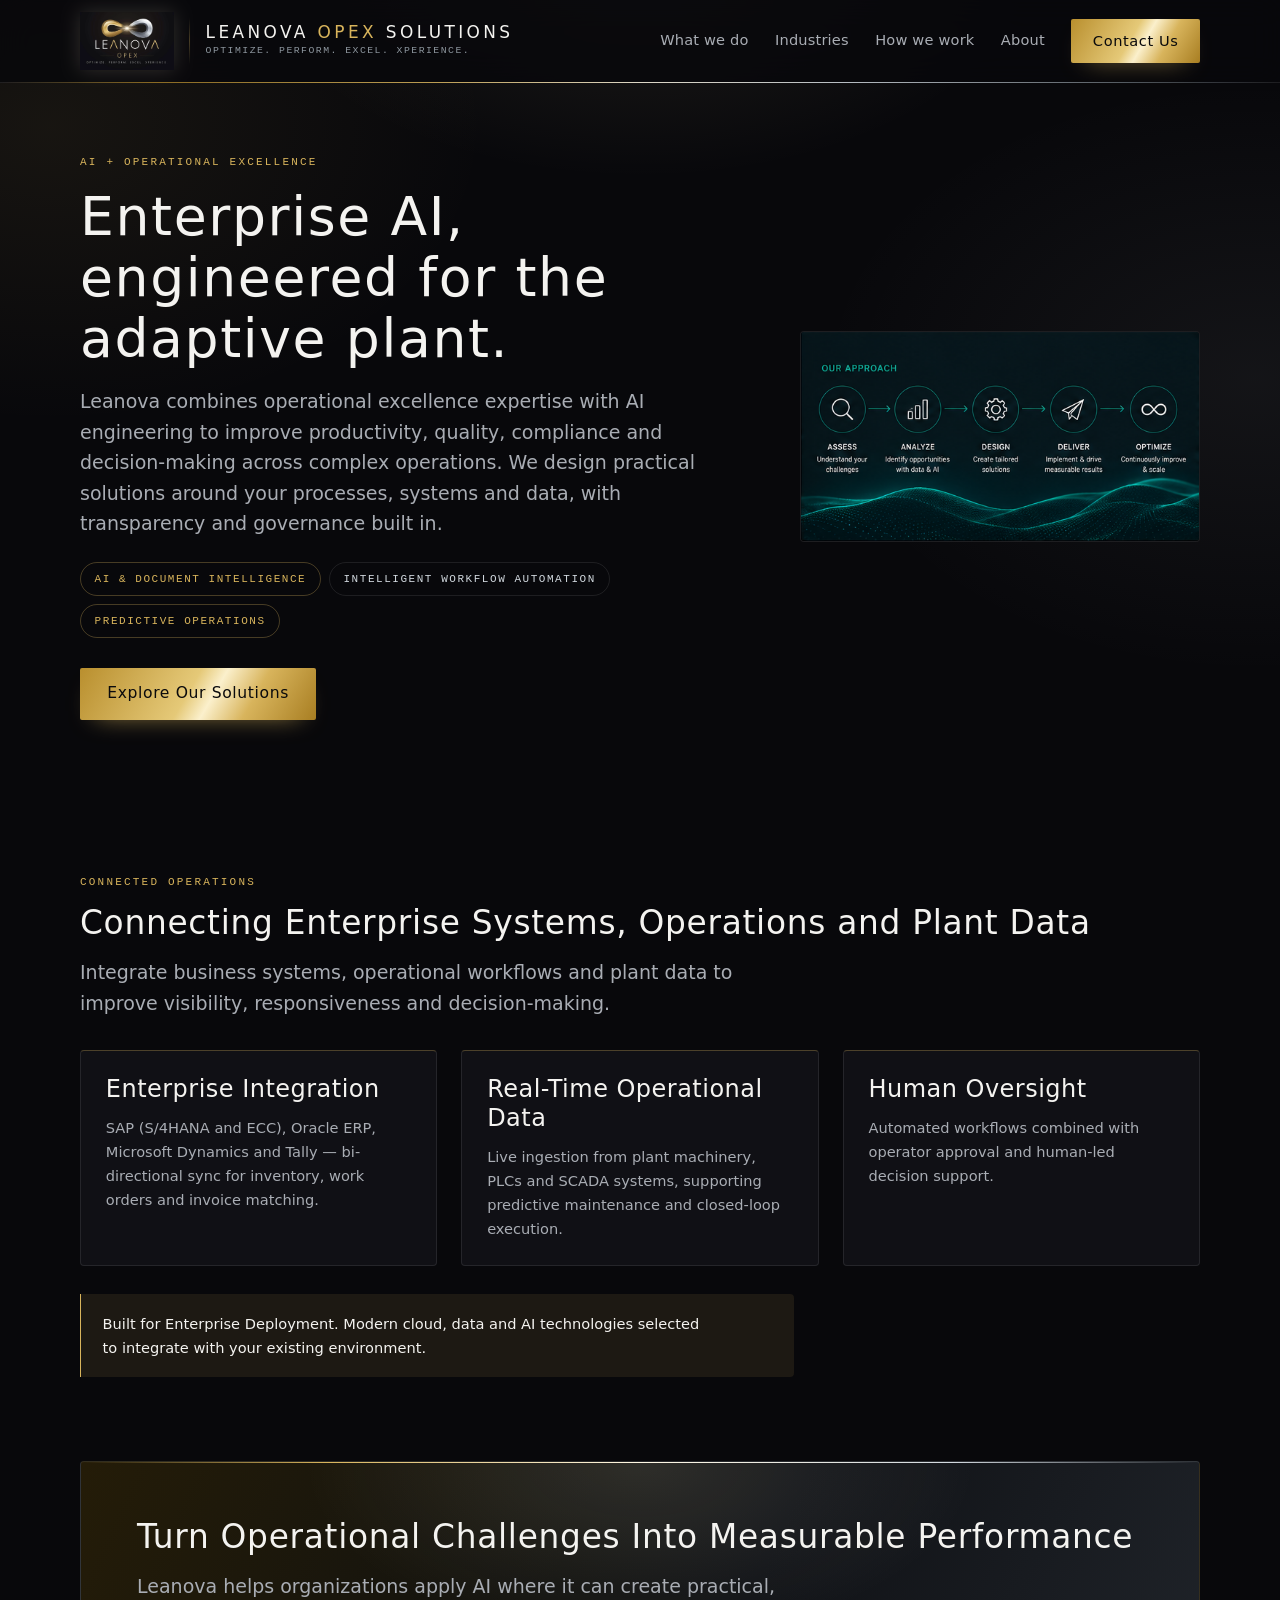
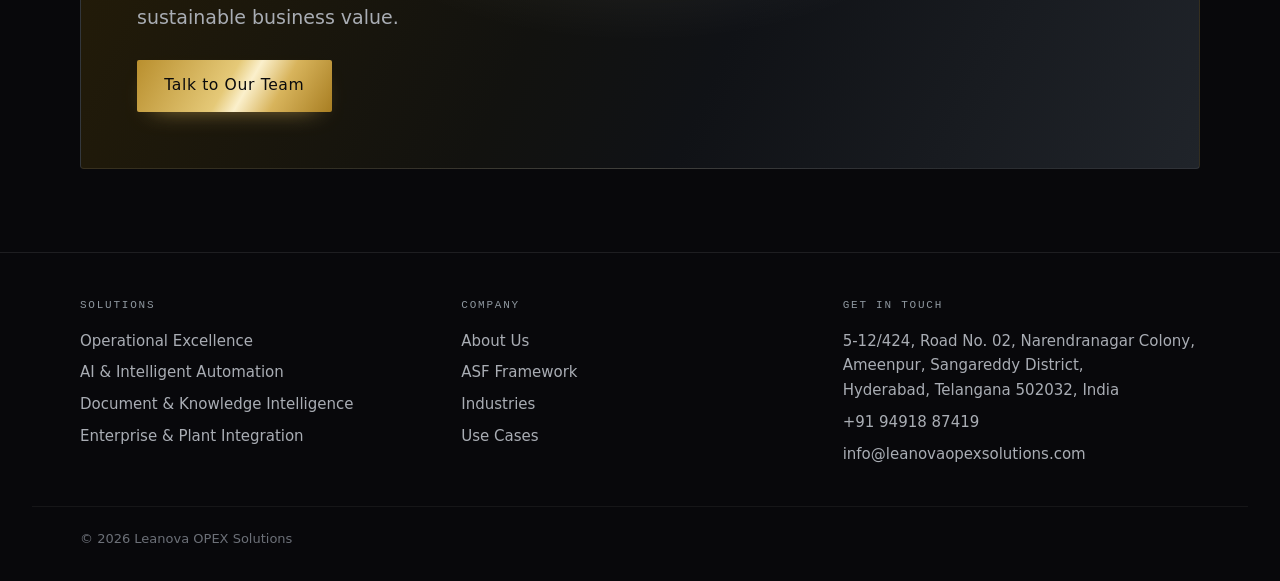
<file: index.html>
<!DOCTYPE html>
<html lang="en">
<head>
<meta charset="utf-8">
<meta name="viewport" content="width=device-width,initial-scale=1">
<title>Leanova OPEX Solutions — Enterprise AI for the adaptive plant</title>
<meta name="description" content="Operational excellence expertise combined with AI engineering for complex operations.">
<link rel="icon" href="assets/favicon.png">
<meta property="og:type" content="website">
<meta property="og:title" content="Leanova OPEX Solutions — Enterprise AI for the adaptive plant">
<meta property="og:description" content="Operational excellence expertise combined with AI engineering for complex operations.">
<meta property="og:image" content="https://leanovaopexsolutions.com/assets/og-image.jpg">
<meta name="twitter:card" content="summary_large_image">
<link rel="stylesheet" href="assets/site.css">
</head>
<body>
<a class="skip" href="#main">Skip to main content</a>

<header class="top">
  <div class="wrap">
    <a class="brand" href="index.html">
      <img class="brand__logo" src="assets/leanova-logo.png" alt="Leanova OPEX Solutions" width="520" height="318">
      <span class="brand__rule" aria-hidden="true"></span>
      <span class="brand__text">
        <span class="brand__name">Leanova <span>OPEX</span> Solutions</span>
        <span class="brand__tag">Optimize. Perform. Excel. Xperience.</span>
      </span>
    </a>
    <nav class="main">
      <a href="what-we-do.html">What we do</a>
      <a href="industries.html">Industries</a>
      <a href="how-we-work.html">How we work</a>
      <a href="about.html">About</a>
      <a class="btn" href="contact.html">Contact Us</a>
    </nav>
  </div>
</header>

<main id="main">

  <section class="band" style="padding-block:clamp(2.75rem,5.5vw,4.5rem)">
    <div class="wrap">
      <div class="cols cols--media">
        <div>
          <div class="kick">AI + Operational Excellence</div>
          <h1 style="margin-top:.9rem">Enterprise AI, engineered for the adaptive plant.</h1>
          <p class="lede" style="margin-top:1.1rem">
            Leanova combines operational excellence expertise with AI engineering to
            improve productivity, quality, compliance and decision-making across
            complex operations. We design practical solutions around your processes,
            systems and data, with transparency and governance built in.
          </p>
          <div class="pills">
            <span class="pill">AI &amp; Document Intelligence</span>
            <span class="pill">Intelligent Workflow Automation</span>
            <span class="pill">Predictive Operations</span>
          </div>
          <p style="margin-top:1.9rem">
            <a class="btn btn--lg" href="what-we-do.html">Explore Our Solutions</a>
          </p>
        </div>
        <div class="media media--fit">
          <img src="assets/photos/approach-assess-to-optimize.png" alt="Our approach: assess, analyze, design, deliver, optimize" width="546" height="287" loading="eager">
        </div>
      </div>
    </div>
  </section>

  <!-- APPROACH -->


  <section class="band" id="technology">
    <div class="wrap">
      <div class="kick">Connected Operations</div>
      <h2 style="margin-top:.8rem">Connecting Enterprise Systems, Operations and Plant Data</h2>
      <p class="lede" style="margin-top:.85rem;max-width:44rem">
        Integrate business systems, operational workflows and plant data to improve
        visibility, responsiveness and decision-making.
      </p>
      <div class="cols cols--3" style="margin-top:2rem">
        <div class="stat"><span class="stat__n">Enterprise Integration</span><span class="stat__l">SAP (S/4HANA and ECC), Oracle ERP, Microsoft Dynamics and Tally — bi-directional sync for inventory, work orders and invoice matching.</span></div>
        <div class="stat"><span class="stat__n">Real-Time Operational Data</span><span class="stat__l">Live ingestion from plant machinery, PLCs and SCADA systems, supporting predictive maintenance and closed-loop execution.</span></div>
        <div class="stat"><span class="stat__n">Human Oversight</span><span class="stat__l">Automated workflows combined with operator approval and human-led decision support.</span></div>
      </div>
      <div class="note note--signal" style="margin-top:1.75rem">
        <p class="small"><strong>Built for Enterprise Deployment.</strong> Modern cloud, data and AI technologies selected to integrate with your existing environment.</p>
      </div>
    </div>
  </section>

  <!-- USE CASES -->


  <section class="band" style="padding-top:0">
    <div class="wrap">
      <div class="close">
        <h2>Turn Operational Challenges Into Measurable Performance</h2>
        <p class="lede" style="margin-top:.9rem;max-width:42rem">
          Leanova helps organizations apply AI where it can create practical,
          sustainable business value.
        </p>
        <p style="margin-top:1.75rem"><a class="btn btn--lg" href="contact.html">Talk to Our Team</a></p>
      </div>
    </div>
  </section>

</main>

<footer class="foot">
  <div class="wrap">
    <div class="cols cols--3">
      <div>
        <h4>Solutions</h4>
        <ul><li><a href="what-we-do.html">Operational Excellence</a></li><li><a href="what-we-do.html">AI &amp; Intelligent Automation</a></li><li><a href="what-we-do.html">Document &amp; Knowledge Intelligence</a></li><li><a href="what-we-do.html">Enterprise &amp; Plant Integration</a></li></ul>
      </div>
      <div>
        <h4>Company</h4>
        <ul><li><a href="about.html">About Us</a></li><li><a href="how-we-work.html">ASF Framework</a></li><li><a href="industries.html">Industries</a></li><li><a href="what-we-do.html">Use Cases</a></li></ul>
      </div>
      <div>
        <h4>Get in Touch</h4>
        <ul><li>5-12/424, Road No. 02, Narendranagar Colony,<br>Ameenpur, Sangareddy District,<br>Hyderabad, Telangana 502032, India</li><li><a href="tel:+919491887419">+91 94918 87419</a></li><li><a href="mailto:info@leanovaopexsolutions.com">info@leanovaopexsolutions.com</a></li></ul>
      </div>
    </div>
  </div>
    <div class="foot__base">
      <span>© 2026 Leanova OPEX Solutions</span>
      </div>
  </div>
</footer>

</body>
</html>
</file>
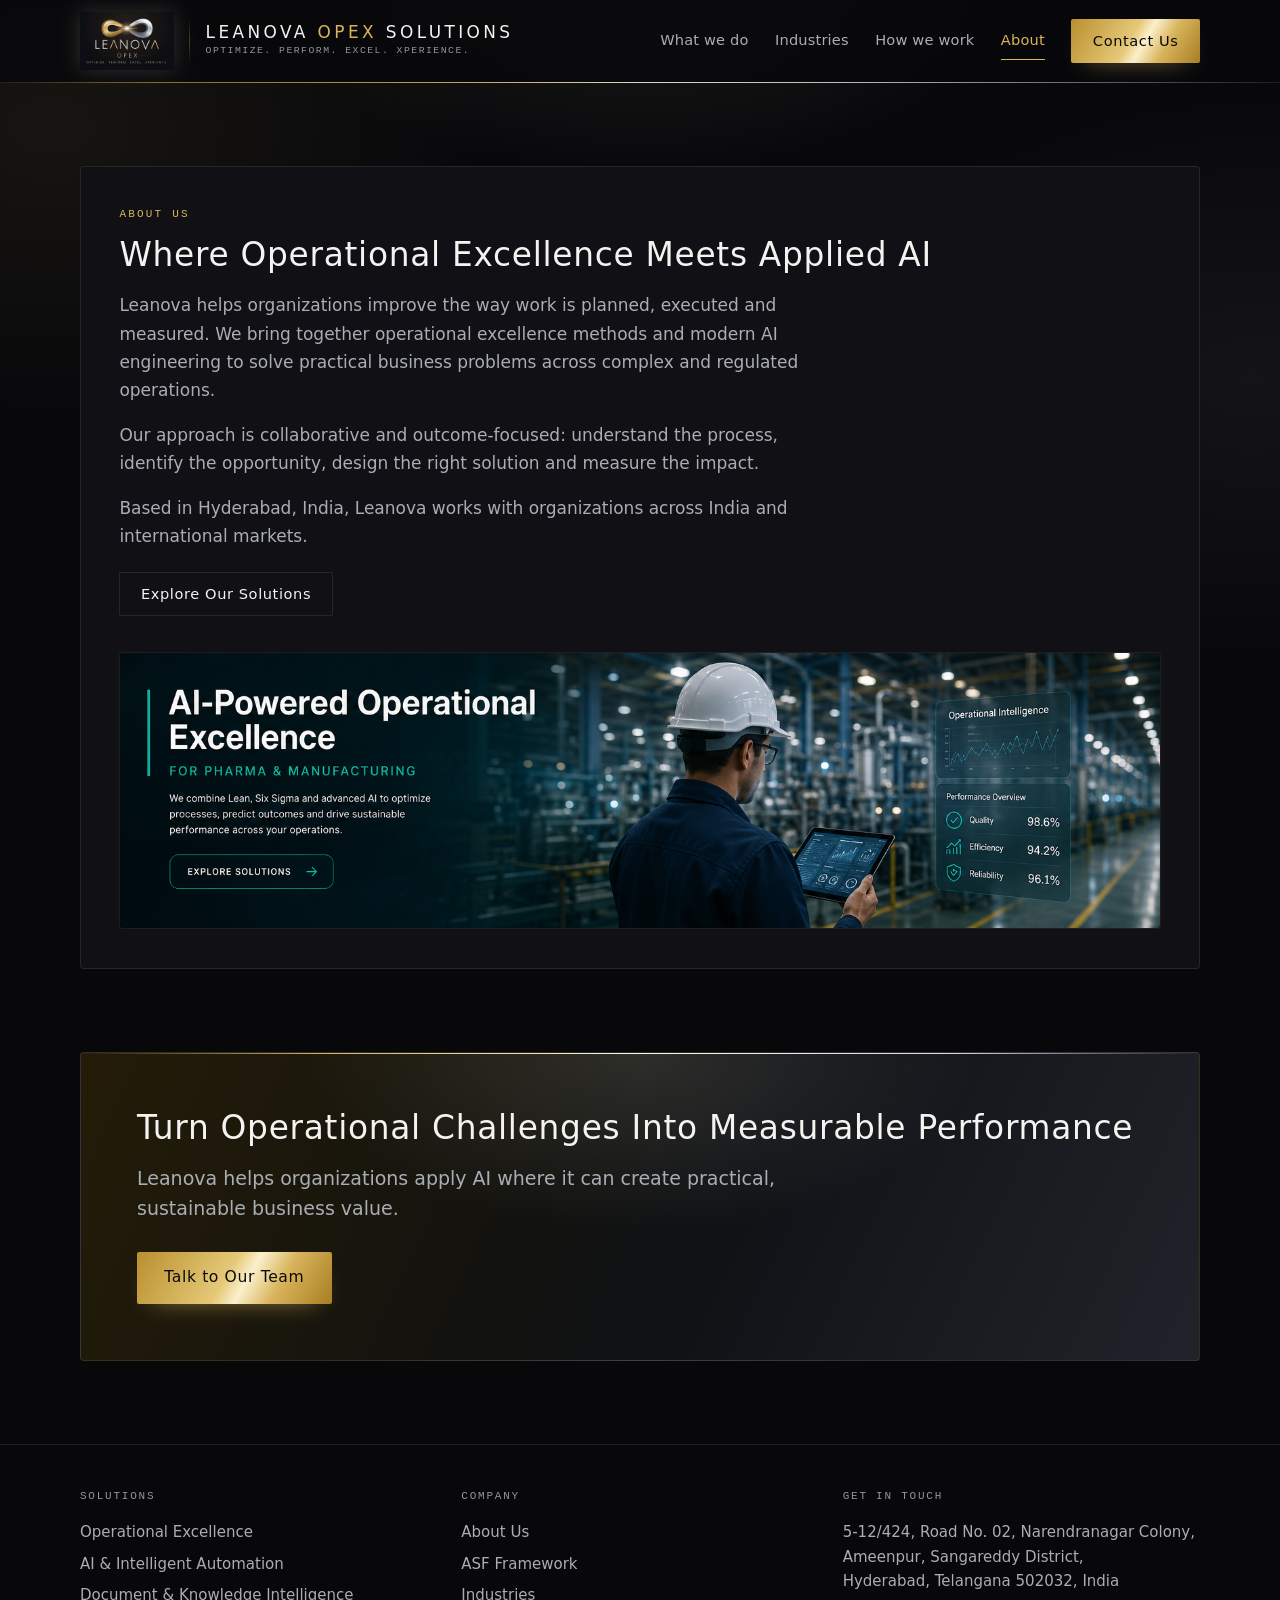
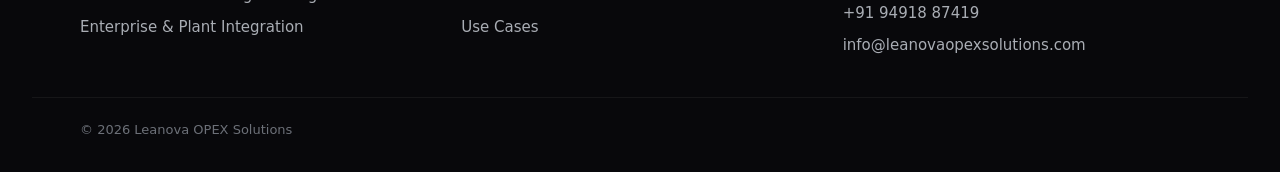
<file: about.html>
<!DOCTYPE html>
<html lang="en">
<head>
<meta charset="utf-8">
<meta name="viewport" content="width=device-width,initial-scale=1">
<title>About — Leanova OPEX Solutions</title>
<meta name="description" content="Where operational excellence meets applied AI.">
<link rel="icon" href="assets/favicon.png">
<meta property="og:type" content="website">
<meta property="og:title" content="About — Leanova OPEX Solutions">
<meta property="og:description" content="Where operational excellence meets applied AI.">
<meta property="og:image" content="https://leanovaopexsolutions.com/assets/og-image.jpg">
<meta name="twitter:card" content="summary_large_image">
<link rel="stylesheet" href="assets/site.css">
</head>
<body>
<a class="skip" href="#main">Skip to main content</a>

<header class="top">
  <div class="wrap">
    <a class="brand" href="index.html">
      <img class="brand__logo" src="assets/leanova-logo.png" alt="Leanova OPEX Solutions" width="520" height="318">
      <span class="brand__rule" aria-hidden="true"></span>
      <span class="brand__text">
        <span class="brand__name">Leanova <span>OPEX</span> Solutions</span>
        <span class="brand__tag">Optimize. Perform. Excel. Xperience.</span>
      </span>
    </a>
    <nav class="main">
      <a href="what-we-do.html">What we do</a>
      <a href="industries.html">Industries</a>
      <a href="how-we-work.html">How we work</a>
      <a href="about.html" aria-current="page">About</a>
      <a class="btn" href="contact.html">Contact Us</a>
    </nav>
  </div>
</header>

<main id="main">

  <section class="band" id="about">
    <div class="wrap">
      <div class="panel">
        <div>
          <div>
            <div class="kick">About Us</div>
            <h2 style="margin-top:.8rem">Where Operational Excellence Meets Applied AI</h2>
            <p style="margin-top:1rem">
              Leanova helps organizations improve the way work is planned, executed
              and measured. We bring together operational excellence methods and
              modern AI engineering to solve practical business problems across
              complex and regulated operations.
            </p>
            <p>
              Our approach is collaborative and outcome-focused: understand the
              process, identify the opportunity, design the right solution and
              measure the impact.
            </p>
            <p>
              Based in Hyderabad, India, Leanova works with organizations across
              India and international markets.
            </p>
            <p style="margin-top:1.4rem"><a class="btn btn--quiet" href="what-we-do.html">Explore Our Solutions</a></p>
          </div>
        </div>
        <div class="media media--fit" style="margin-top:2.25rem"><img src="assets/photos/operational-excellence.png" alt="Engineer reviewing operational data on a plant floor" width="1536" height="407" loading="lazy"></div>
      </div>
    </div>
  </section>

  <!-- ASF FRAMEWORK -->


  <section class="band" style="padding-top:0">
    <div class="wrap">
      <div class="close">
        <h2>Turn Operational Challenges Into Measurable Performance</h2>
        <p class="lede" style="margin-top:.9rem;max-width:42rem">
          Leanova helps organizations apply AI where it can create practical,
          sustainable business value.
        </p>
        <p style="margin-top:1.75rem"><a class="btn btn--lg" href="contact.html">Talk to Our Team</a></p>
      </div>
    </div>
  </section>

</main>

<footer class="foot">
  <div class="wrap">
    <div class="cols cols--3">
      <div>
        <h4>Solutions</h4>
        <ul><li><a href="what-we-do.html">Operational Excellence</a></li><li><a href="what-we-do.html">AI &amp; Intelligent Automation</a></li><li><a href="what-we-do.html">Document &amp; Knowledge Intelligence</a></li><li><a href="what-we-do.html">Enterprise &amp; Plant Integration</a></li></ul>
      </div>
      <div>
        <h4>Company</h4>
        <ul><li><a href="#about">About Us</a></li><li><a href="how-we-work.html">ASF Framework</a></li><li><a href="industries.html">Industries</a></li><li><a href="what-we-do.html">Use Cases</a></li></ul>
      </div>
      <div>
        <h4>Get in Touch</h4>
        <ul><li>5-12/424, Road No. 02, Narendranagar Colony,<br>Ameenpur, Sangareddy District,<br>Hyderabad, Telangana 502032, India</li><li><a href="tel:+919491887419">+91 94918 87419</a></li><li><a href="mailto:info@leanovaopexsolutions.com">info@leanovaopexsolutions.com</a></li></ul>
      </div>
    </div>
  </div>
    <div class="foot__base">
      <span>© 2026 Leanova OPEX Solutions</span>
      </div>
  </div>
</footer>

</body>
</html>
</file>
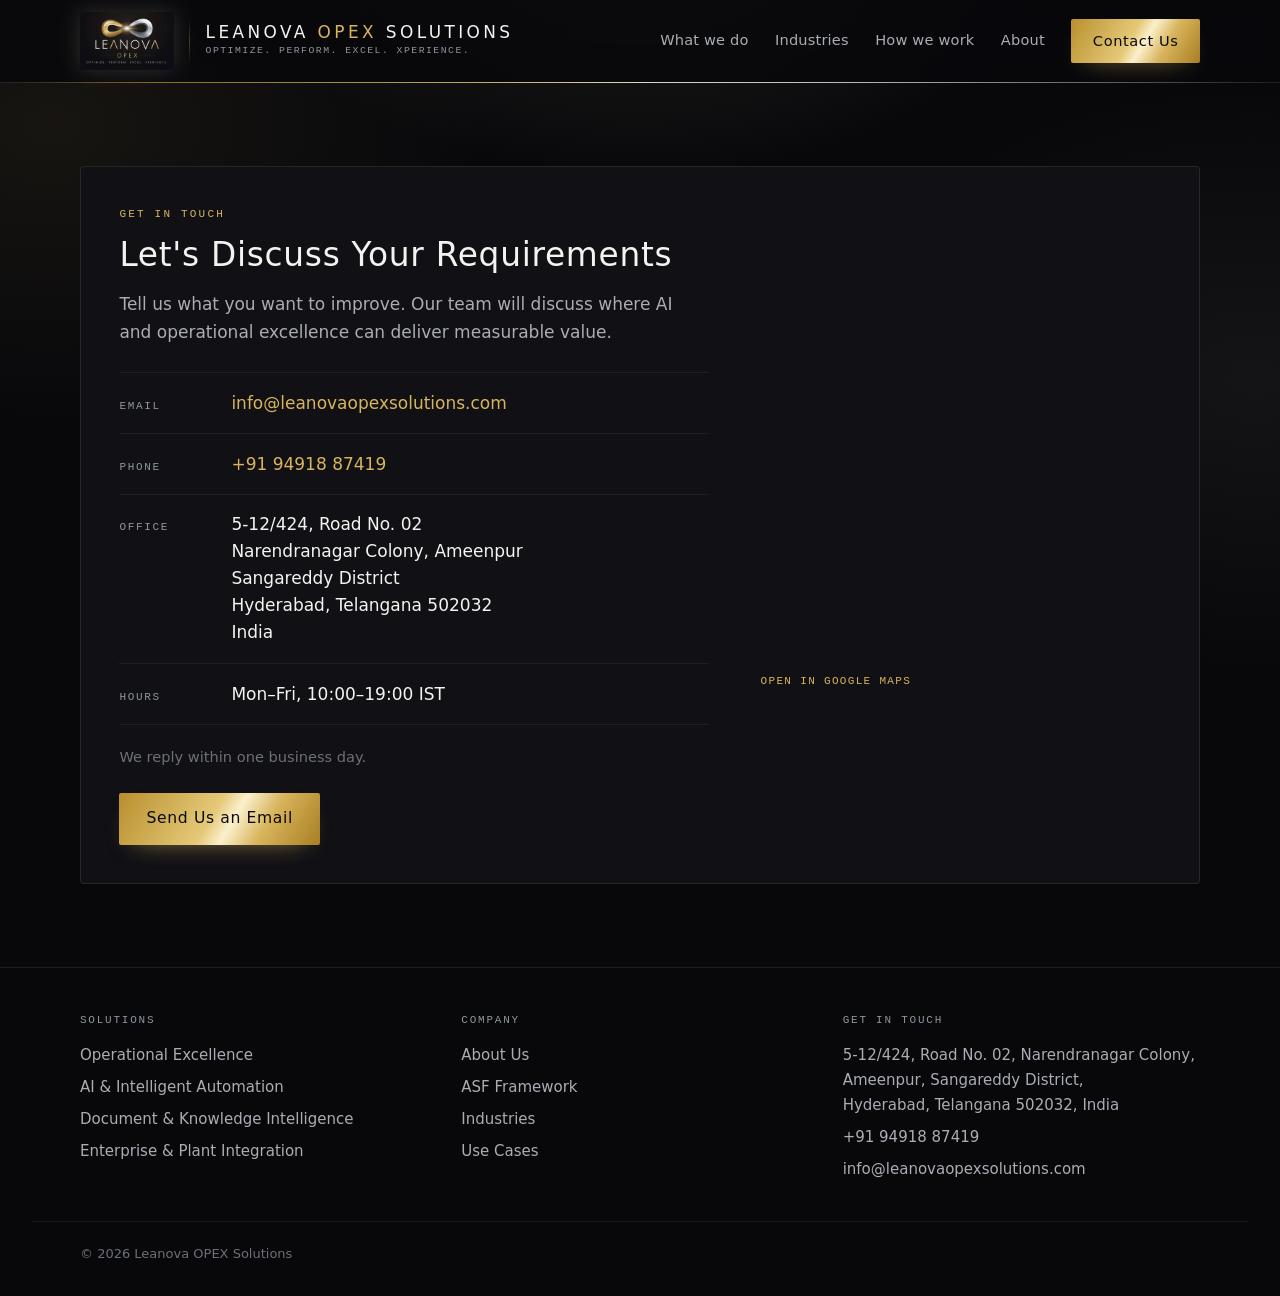
<file: contact.html>
<!DOCTYPE html>
<html lang="en">
<head>
<meta charset="utf-8">
<meta name="viewport" content="width=device-width,initial-scale=1">
<title>Contact — Leanova OPEX Solutions</title>
<meta name="description" content="Let's discuss your requirements.">
<link rel="icon" href="assets/favicon.png">
<meta property="og:type" content="website">
<meta property="og:title" content="Contact — Leanova OPEX Solutions">
<meta property="og:description" content="Let's discuss your requirements.">
<meta property="og:image" content="https://leanovaopexsolutions.com/assets/og-image.jpg">
<meta name="twitter:card" content="summary_large_image">
<link rel="stylesheet" href="assets/site.css">
</head>
<body>
<a class="skip" href="#main">Skip to main content</a>

<header class="top">
  <div class="wrap">
    <a class="brand" href="index.html">
      <img class="brand__logo" src="assets/leanova-logo.png" alt="Leanova OPEX Solutions" width="520" height="318">
      <span class="brand__rule" aria-hidden="true"></span>
      <span class="brand__text">
        <span class="brand__name">Leanova <span>OPEX</span> Solutions</span>
        <span class="brand__tag">Optimize. Perform. Excel. Xperience.</span>
      </span>
    </a>
    <nav class="main">
      <a href="what-we-do.html">What we do</a>
      <a href="industries.html">Industries</a>
      <a href="how-we-work.html">How we work</a>
      <a href="about.html">About</a>
      <a class="btn" href="contact.html" aria-current="page">Contact Us</a>
    </nav>
  </div>
</header>

<main id="main">

  <section class="band" id="contact">
    <div class="wrap">
      <div class="panel">
        <div class="cols cols--media">
          <div>
            <div class="kick">Get in Touch</div>
            <h2 style="margin-top:.8rem">Let's Discuss Your Requirements</h2>
            <p style="margin-top:.9rem">
              Tell us what you want to improve. Our team will discuss where AI and
              operational excellence can deliver measurable value.
            </p>
            <dl style="margin-top:1.6rem">
              <div class="detail"><dt>Email</dt><dd><a href="mailto:info@leanovaopexsolutions.com">info@leanovaopexsolutions.com</a></dd></div>
              <div class="detail"><dt>Phone</dt><dd><a href="tel:+919491887419">+91 94918 87419</a></dd></div>
              <div class="detail"><dt>Office</dt><dd style="font-weight:400;line-height:1.6">5-12/424, Road No. 02<br>Narendranagar Colony, Ameenpur<br>Sangareddy District<br>Hyderabad, Telangana 502032<br>India</dd></div>
              <div class="detail"><dt>Hours</dt><dd style="font-weight:400">Mon–Fri, 10:00–19:00 IST</dd></div>
            </dl>
            <p class="small muted" style="margin-top:1.25rem">We reply within one business day.</p>
            <p style="margin-top:1.5rem"><a class="btn btn--lg" href="mailto:info@leanovaopexsolutions.com">Send Us an Email</a></p>
          </div>
          <figure class="map">
            <iframe
              src="https://www.google.com/maps?q=5-12/424%2C%20Road%20No.%2002%2C%20Narendranagar%20Colony%2C%20Ameenpur%2C%20Sangareddy%20District%2C%20Hyderabad%2C%20Telangana%20502032%2C%20India&output=embed"
              title="Leanova OPEX Solutions office location"
              loading="lazy"
              referrerpolicy="no-referrer-when-downgrade"
              allowfullscreen></iframe>
            <figcaption>
              <a href="https://www.google.com/maps/search/?api=1&query=5-12/424%2C%20Road%20No.%2002%2C%20Narendranagar%20Colony%2C%20Ameenpur%2C%20Sangareddy%20District%2C%20Hyderabad%2C%20Telangana%20502032%2C%20India" target="_blank" rel="noopener">Open in Google Maps</a>
            </figcaption>
          </figure>
        </div>
      </div>
    </div>
  </section>

  <!-- FINAL CTA -->

</main>

<footer class="foot">
  <div class="wrap">
    <div class="cols cols--3">
      <div>
        <h4>Solutions</h4>
        <ul><li><a href="what-we-do.html">Operational Excellence</a></li><li><a href="what-we-do.html">AI &amp; Intelligent Automation</a></li><li><a href="what-we-do.html">Document &amp; Knowledge Intelligence</a></li><li><a href="what-we-do.html">Enterprise &amp; Plant Integration</a></li></ul>
      </div>
      <div>
        <h4>Company</h4>
        <ul><li><a href="about.html">About Us</a></li><li><a href="how-we-work.html">ASF Framework</a></li><li><a href="industries.html">Industries</a></li><li><a href="what-we-do.html">Use Cases</a></li></ul>
      </div>
      <div>
        <h4>Get in Touch</h4>
        <ul><li>5-12/424, Road No. 02, Narendranagar Colony,<br>Ameenpur, Sangareddy District,<br>Hyderabad, Telangana 502032, India</li><li><a href="tel:+919491887419">+91 94918 87419</a></li><li><a href="mailto:info@leanovaopexsolutions.com">info@leanovaopexsolutions.com</a></li></ul>
      </div>
    </div>
  </div>
    <div class="foot__base">
      <span>© 2026 Leanova OPEX Solutions</span>
      </div>
  </div>
</footer>

</body>
</html>
</file>
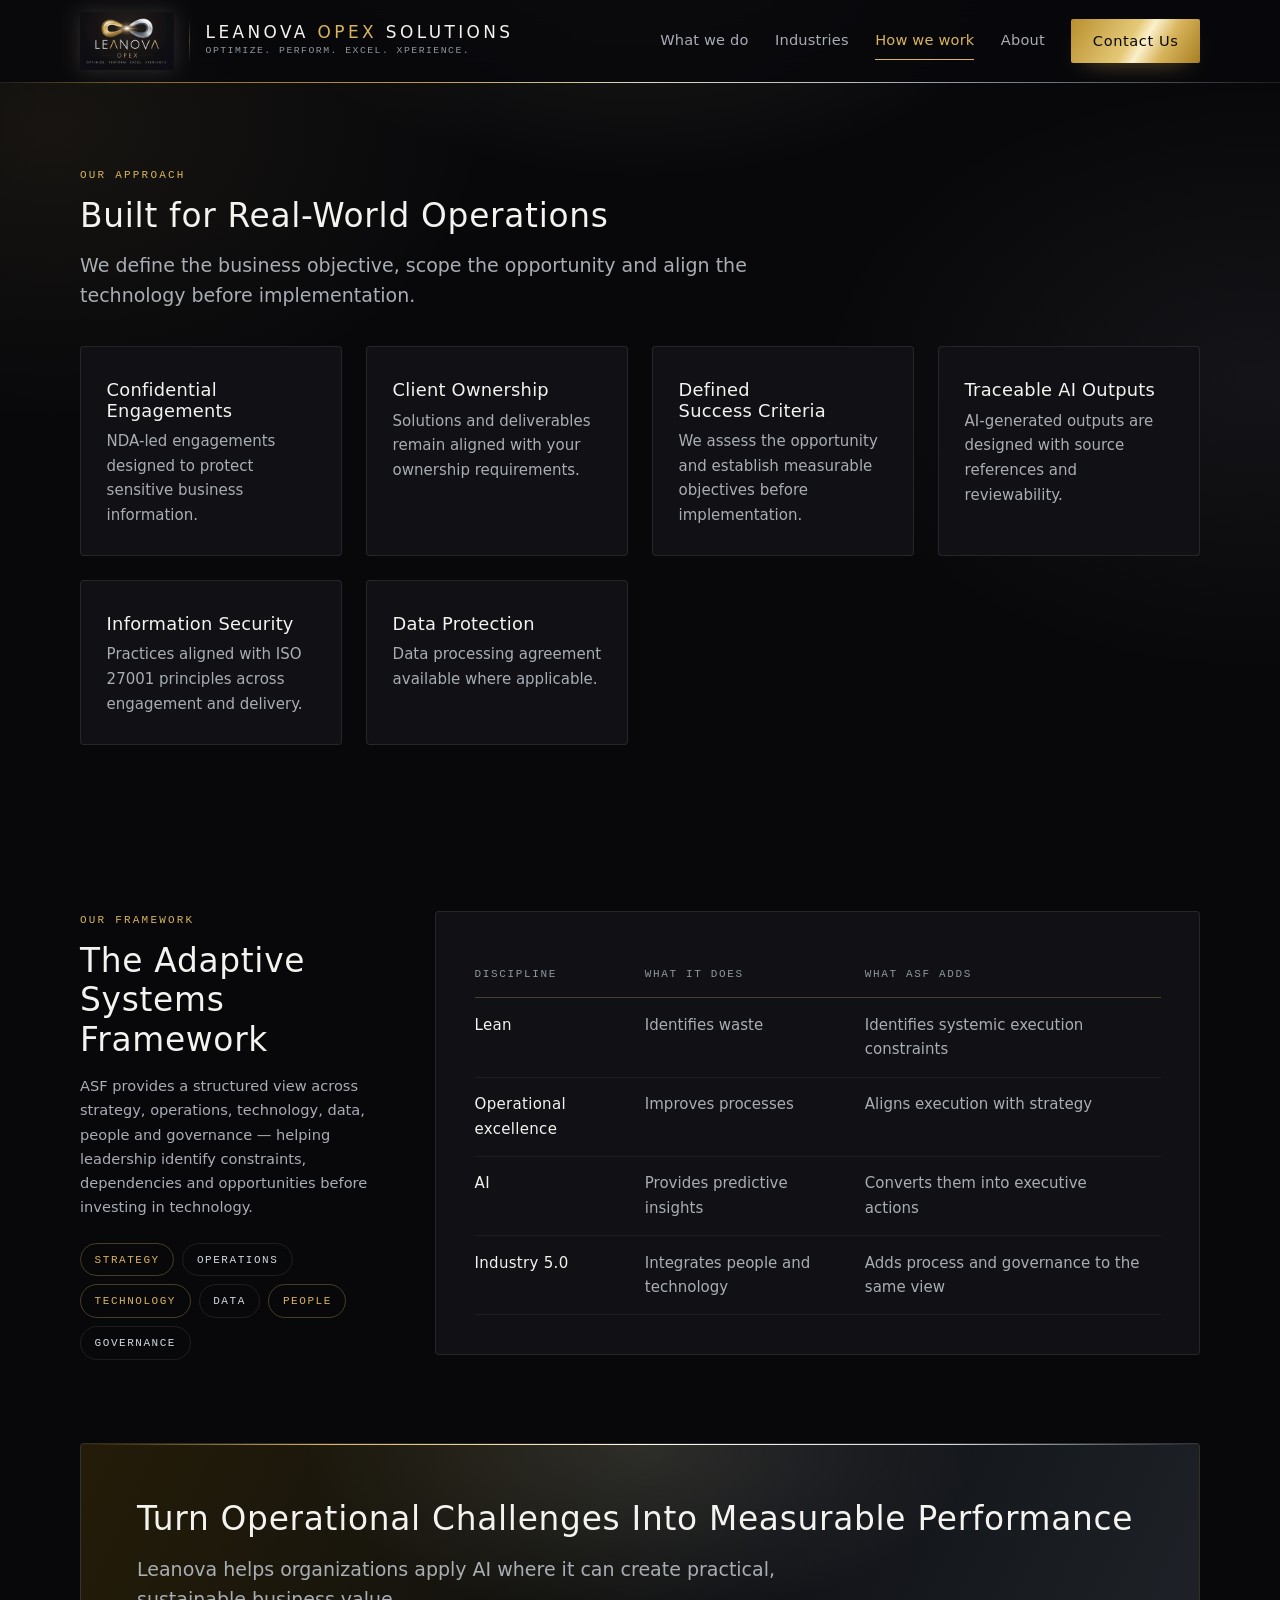
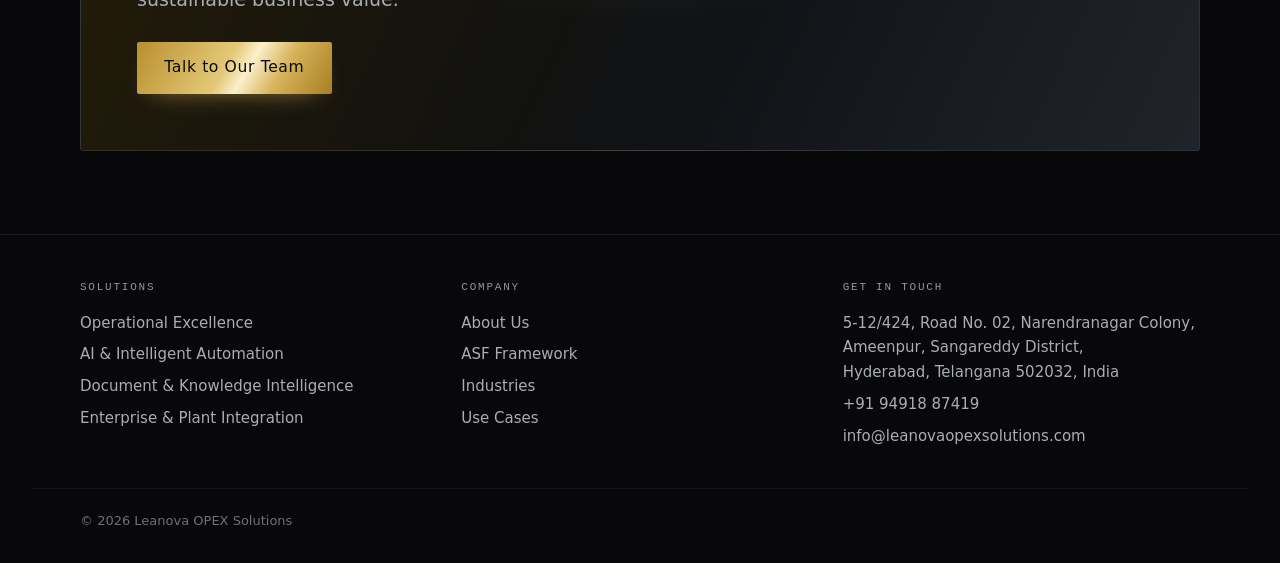
<file: how-we-work.html>
<!DOCTYPE html>
<html lang="en">
<head>
<meta charset="utf-8">
<meta name="viewport" content="width=device-width,initial-scale=1">
<title>How we work — Leanova OPEX Solutions</title>
<meta name="description" content="Built for real-world operations, and the Adaptive Systems Framework.">
<link rel="icon" href="assets/favicon.png">
<meta property="og:type" content="website">
<meta property="og:title" content="How we work — Leanova OPEX Solutions">
<meta property="og:description" content="Built for real-world operations, and the Adaptive Systems Framework.">
<meta property="og:image" content="https://leanovaopexsolutions.com/assets/og-image.jpg">
<meta name="twitter:card" content="summary_large_image">
<link rel="stylesheet" href="assets/site.css">
</head>
<body>
<a class="skip" href="#main">Skip to main content</a>

<header class="top">
  <div class="wrap">
    <a class="brand" href="index.html">
      <img class="brand__logo" src="assets/leanova-logo.png" alt="Leanova OPEX Solutions" width="520" height="318">
      <span class="brand__rule" aria-hidden="true"></span>
      <span class="brand__text">
        <span class="brand__name">Leanova <span>OPEX</span> Solutions</span>
        <span class="brand__tag">Optimize. Perform. Excel. Xperience.</span>
      </span>
    </a>
    <nav class="main">
      <a href="what-we-do.html">What we do</a>
      <a href="industries.html">Industries</a>
      <a href="how-we-work.html" aria-current="page">How we work</a>
      <a href="about.html">About</a>
      <a class="btn" href="contact.html">Contact Us</a>
    </nav>
  </div>
</header>

<main id="main">

  <section class="band">
    <div class="wrap">
      <div class="kick">Our Approach</div>
      <h2 style="margin-top:.8rem">Built for Real-World Operations</h2>
      <p class="lede" style="margin-top:.85rem;max-width:44rem">
        We define the business objective, scope the opportunity and align the
        technology before implementation.
      </p>
      <div class="cols cols--3" style="margin-top:2.25rem">
        <article class="card">
          <h3>Confidential Engagements</h3>
          <p>NDA-led engagements designed to protect sensitive business information.</p>
        </article>
        <article class="card">
          <h3>Client Ownership</h3>
          <p>Solutions and deliverables remain aligned with your ownership requirements.</p>
        </article>
        <article class="card">
          <h3>Defined Success Criteria</h3>
          <p>We assess the opportunity and establish measurable objectives before implementation.</p>
        </article>
        <article class="card">
          <h3>Traceable AI Outputs</h3>
          <p>AI-generated outputs are designed with source references and reviewability.</p>
        </article>
        <article class="card">
          <h3>Information Security</h3>
          <p>Practices aligned with ISO 27001 principles across engagement and delivery.</p>
        </article>
        <article class="card">
          <h3>Data Protection</h3>
          <p>Data processing agreement available where applicable.</p>
        </article>
      </div>
    </div>
  </section>

  <!-- SOLUTIONS -->


  <section class="band" id="asf">
    <div class="wrap">
      <div class="cols cols--split">
        <div>
          <div class="kick">Our Framework</div>
          <h2 style="margin-top:.8rem">The Adaptive Systems Framework</h2>
          <p class="small" style="margin-top:.9rem">
            ASF provides a structured view across strategy, operations, technology,
            data, people and governance — helping leadership identify constraints,
            dependencies and opportunities before investing in technology.
          </p>
          <div class="pills">
            <span class="pill">Strategy</span>
            <span class="pill">Operations</span>
            <span class="pill">Technology</span>
            <span class="pill">Data</span>
            <span class="pill">People</span>
            <span class="pill">Governance</span>
          </div>
        </div>
        <div class="panel">
          <table>
            <thead><tr><th>Discipline</th><th>What it does</th><th>What ASF adds</th></tr></thead>
            <tbody>
              <tr><td>Lean</td><td>Identifies waste</td><td>Identifies systemic execution constraints</td></tr>
              <tr><td>Operational excellence</td><td>Improves processes</td><td>Aligns execution with strategy</td></tr>
              <tr><td>AI</td><td>Provides predictive insights</td><td>Converts them into executive actions</td></tr>
              <tr><td>Industry 5.0</td><td>Integrates people and technology</td><td>Adds process and governance to the same view</td></tr>
            </tbody>
          </table>
        </div>
      </div>
    </div>
  </section>

  <!-- INDUSTRIES -->


  <section class="band" style="padding-top:0">
    <div class="wrap">
      <div class="close">
        <h2>Turn Operational Challenges Into Measurable Performance</h2>
        <p class="lede" style="margin-top:.9rem;max-width:42rem">
          Leanova helps organizations apply AI where it can create practical,
          sustainable business value.
        </p>
        <p style="margin-top:1.75rem"><a class="btn btn--lg" href="contact.html">Talk to Our Team</a></p>
      </div>
    </div>
  </section>

</main>

<footer class="foot">
  <div class="wrap">
    <div class="cols cols--3">
      <div>
        <h4>Solutions</h4>
        <ul><li><a href="what-we-do.html">Operational Excellence</a></li><li><a href="what-we-do.html">AI &amp; Intelligent Automation</a></li><li><a href="what-we-do.html">Document &amp; Knowledge Intelligence</a></li><li><a href="what-we-do.html">Enterprise &amp; Plant Integration</a></li></ul>
      </div>
      <div>
        <h4>Company</h4>
        <ul><li><a href="about.html">About Us</a></li><li><a href="#asf">ASF Framework</a></li><li><a href="industries.html">Industries</a></li><li><a href="what-we-do.html">Use Cases</a></li></ul>
      </div>
      <div>
        <h4>Get in Touch</h4>
        <ul><li>5-12/424, Road No. 02, Narendranagar Colony,<br>Ameenpur, Sangareddy District,<br>Hyderabad, Telangana 502032, India</li><li><a href="tel:+919491887419">+91 94918 87419</a></li><li><a href="mailto:info@leanovaopexsolutions.com">info@leanovaopexsolutions.com</a></li></ul>
      </div>
    </div>
  </div>
    <div class="foot__base">
      <span>© 2026 Leanova OPEX Solutions</span>
      </div>
  </div>
</footer>

</body>
</html>
</file>
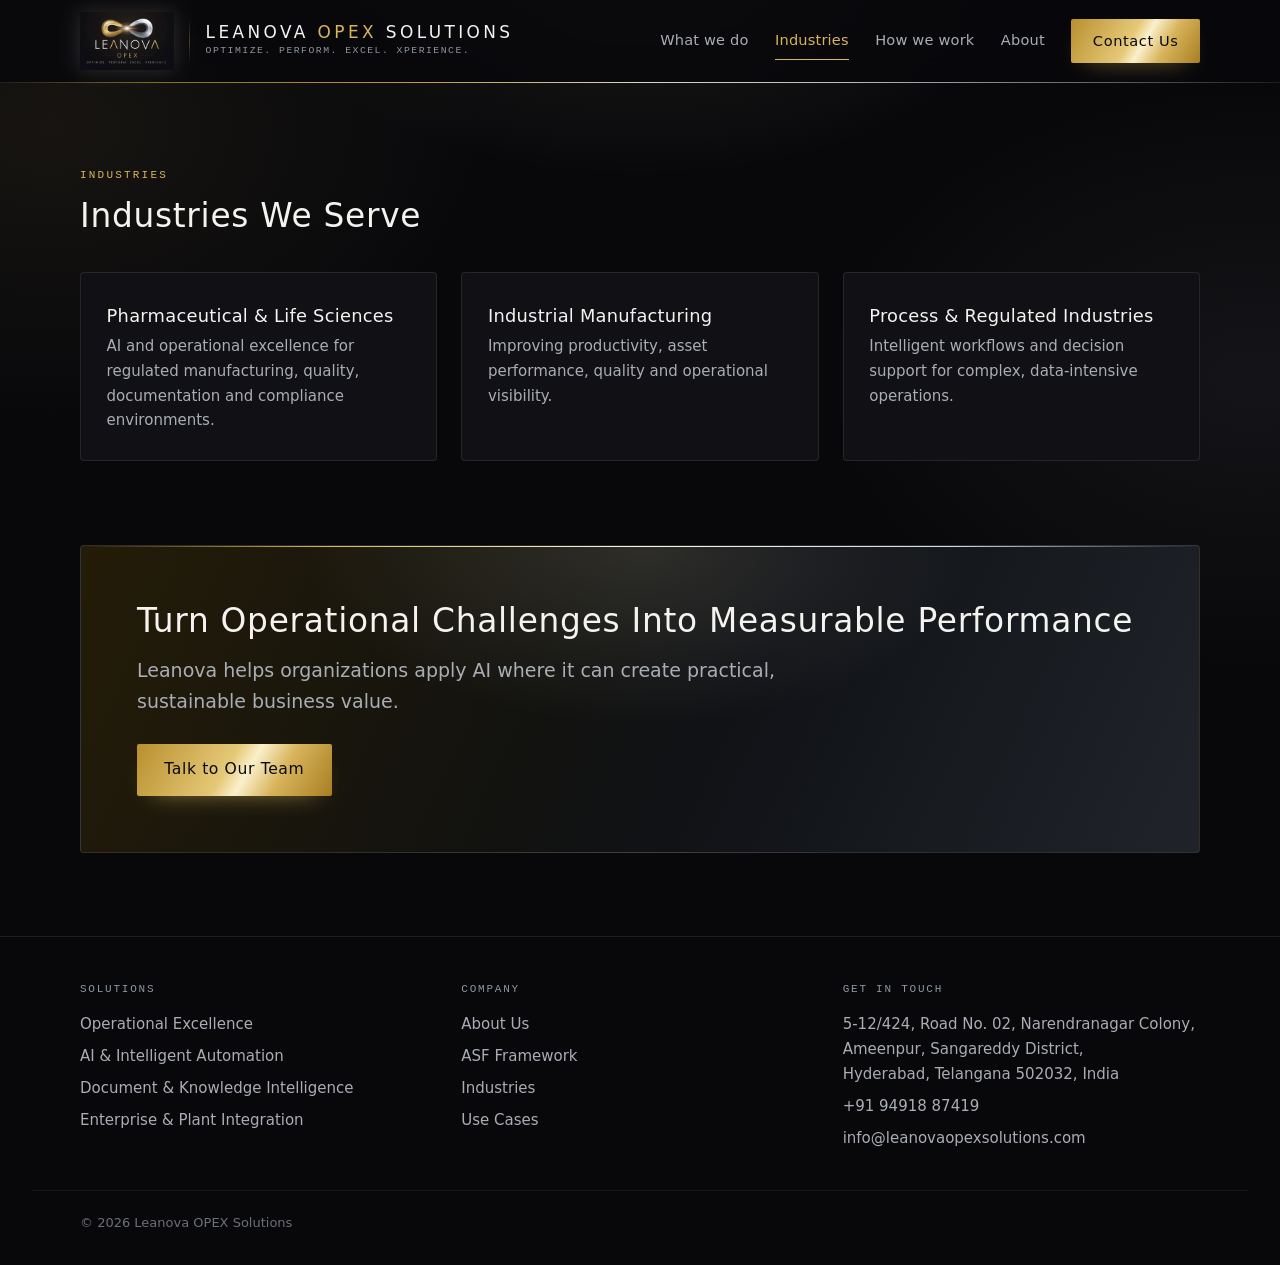
<file: industries.html>
<!DOCTYPE html>
<html lang="en">
<head>
<meta charset="utf-8">
<meta name="viewport" content="width=device-width,initial-scale=1">
<title>Industries — Leanova OPEX Solutions</title>
<meta name="description" content="The industries we serve.">
<link rel="icon" href="assets/favicon.png">
<meta property="og:type" content="website">
<meta property="og:title" content="Industries — Leanova OPEX Solutions">
<meta property="og:description" content="The industries we serve.">
<meta property="og:image" content="https://leanovaopexsolutions.com/assets/og-image.jpg">
<meta name="twitter:card" content="summary_large_image">
<link rel="stylesheet" href="assets/site.css">
</head>
<body>
<a class="skip" href="#main">Skip to main content</a>

<header class="top">
  <div class="wrap">
    <a class="brand" href="index.html">
      <img class="brand__logo" src="assets/leanova-logo.png" alt="Leanova OPEX Solutions" width="520" height="318">
      <span class="brand__rule" aria-hidden="true"></span>
      <span class="brand__text">
        <span class="brand__name">Leanova <span>OPEX</span> Solutions</span>
        <span class="brand__tag">Optimize. Perform. Excel. Xperience.</span>
      </span>
    </a>
    <nav class="main">
      <a href="what-we-do.html">What we do</a>
      <a href="industries.html" aria-current="page">Industries</a>
      <a href="how-we-work.html">How we work</a>
      <a href="about.html">About</a>
      <a class="btn" href="contact.html">Contact Us</a>
    </nav>
  </div>
</header>

<main id="main">

  <section class="band" id="industries">
    <div class="wrap">
      <div class="kick">Industries</div>
      <h2 style="margin-top:.8rem">Industries We Serve</h2>
      <div class="cols cols--3" style="margin-top:2.25rem">
        <article class="card card--hover">
          <h3>Pharmaceutical &amp; Life Sciences</h3>
          <p>AI and operational excellence for regulated manufacturing, quality, documentation and compliance environments.</p>
        </article>
        <article class="card card--hover">
          <h3>Industrial Manufacturing</h3>
          <p>Improving productivity, asset performance, quality and operational visibility.</p>
        </article>
        <article class="card card--hover">
          <h3>Process &amp; Regulated Industries</h3>
          <p>Intelligent workflows and decision support for complex, data-intensive operations.</p>
        </article>
      </div>
    </div>
  </section>

  <!-- CONNECTED OPERATIONS -->


  <section class="band" style="padding-top:0">
    <div class="wrap">
      <div class="close">
        <h2>Turn Operational Challenges Into Measurable Performance</h2>
        <p class="lede" style="margin-top:.9rem;max-width:42rem">
          Leanova helps organizations apply AI where it can create practical,
          sustainable business value.
        </p>
        <p style="margin-top:1.75rem"><a class="btn btn--lg" href="contact.html">Talk to Our Team</a></p>
      </div>
    </div>
  </section>

</main>

<footer class="foot">
  <div class="wrap">
    <div class="cols cols--3">
      <div>
        <h4>Solutions</h4>
        <ul><li><a href="what-we-do.html">Operational Excellence</a></li><li><a href="what-we-do.html">AI &amp; Intelligent Automation</a></li><li><a href="what-we-do.html">Document &amp; Knowledge Intelligence</a></li><li><a href="what-we-do.html">Enterprise &amp; Plant Integration</a></li></ul>
      </div>
      <div>
        <h4>Company</h4>
        <ul><li><a href="about.html">About Us</a></li><li><a href="how-we-work.html">ASF Framework</a></li><li><a href="#industries">Industries</a></li><li><a href="what-we-do.html">Use Cases</a></li></ul>
      </div>
      <div>
        <h4>Get in Touch</h4>
        <ul><li>5-12/424, Road No. 02, Narendranagar Colony,<br>Ameenpur, Sangareddy District,<br>Hyderabad, Telangana 502032, India</li><li><a href="tel:+919491887419">+91 94918 87419</a></li><li><a href="mailto:info@leanovaopexsolutions.com">info@leanovaopexsolutions.com</a></li></ul>
      </div>
    </div>
  </div>
    <div class="foot__base">
      <span>© 2026 Leanova OPEX Solutions</span>
      </div>
  </div>
</footer>

</body>
</html>
</file>
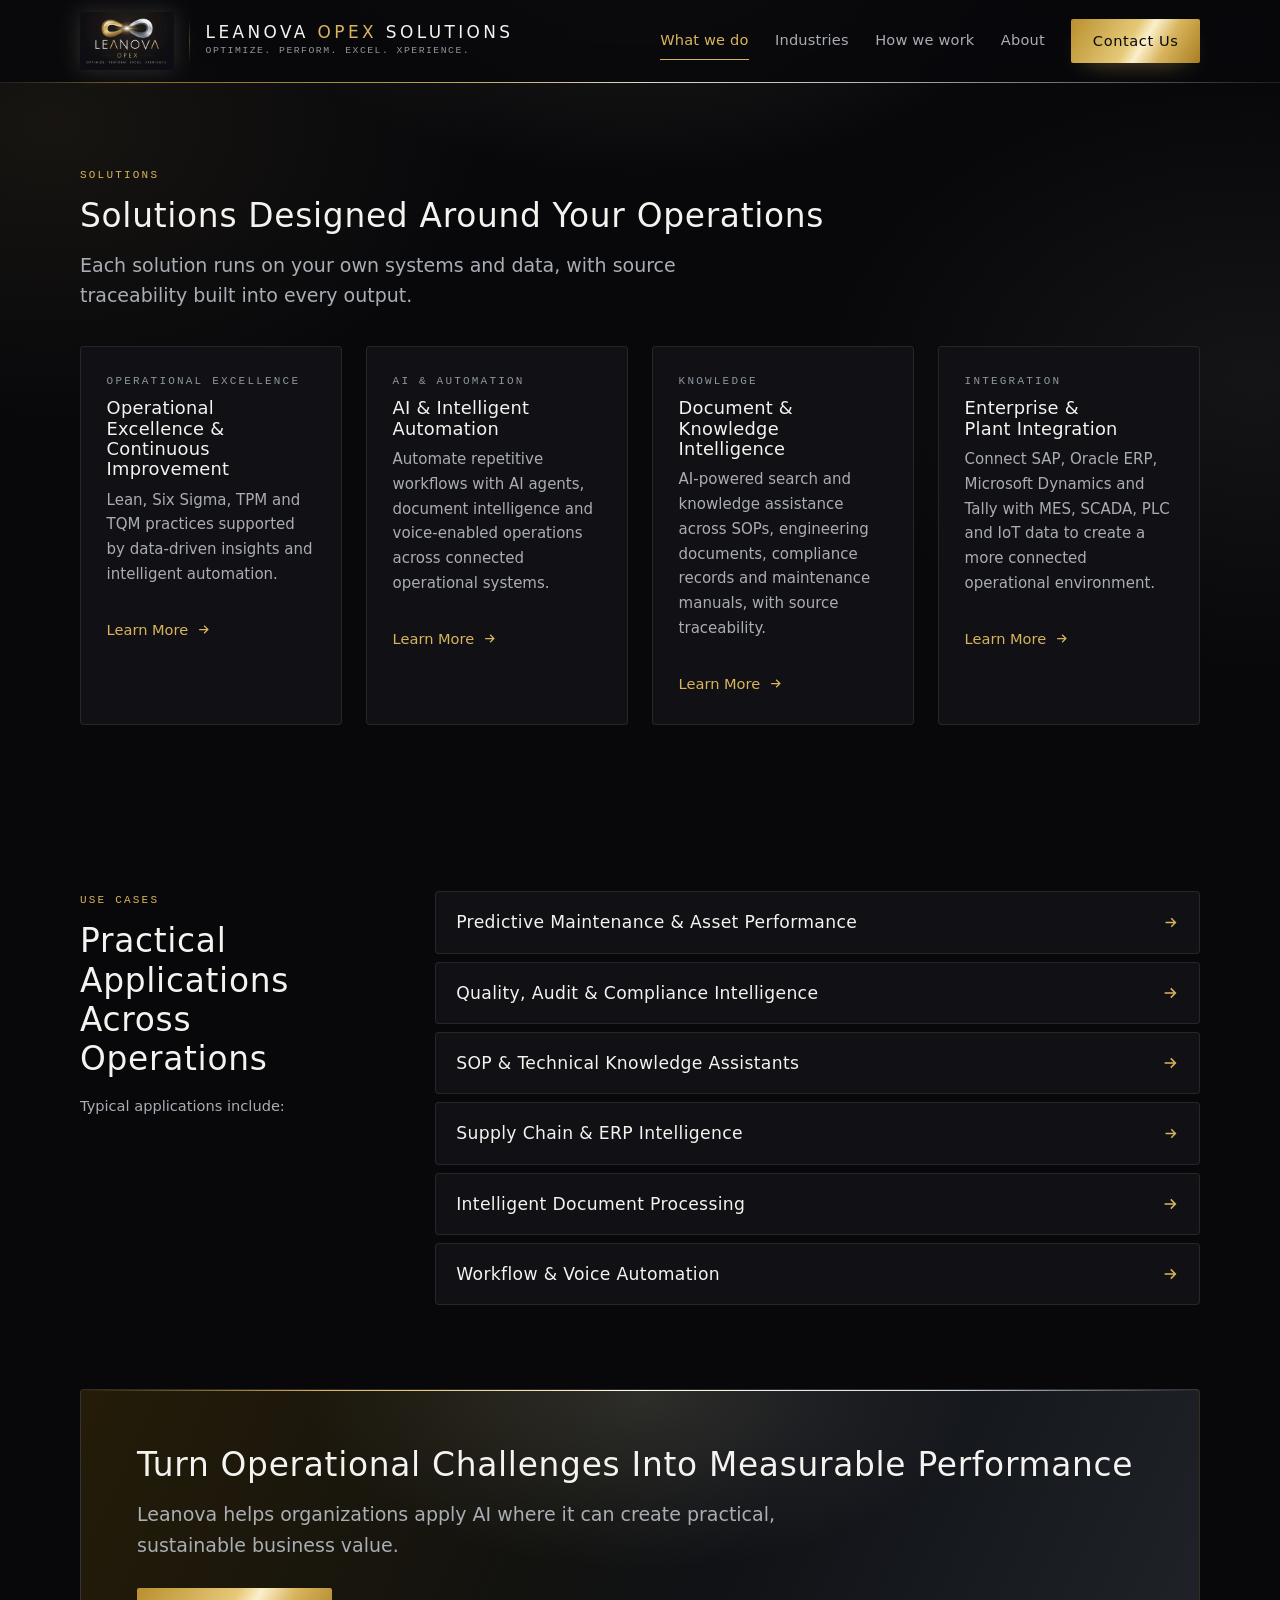
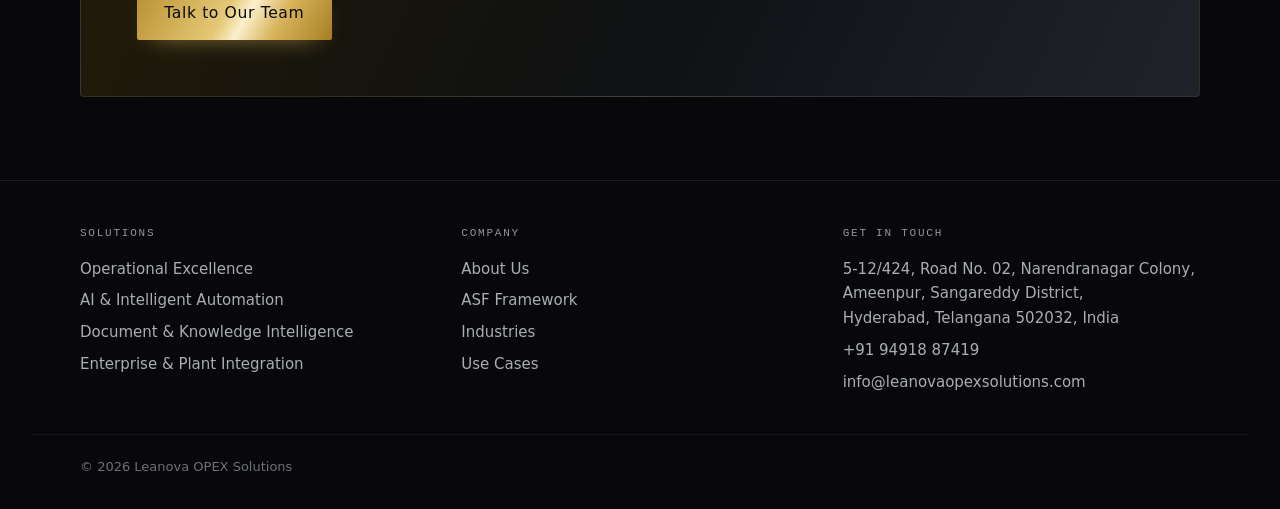
<file: what-we-do.html>
<!DOCTYPE html>
<html lang="en">
<head>
<meta charset="utf-8">
<meta name="viewport" content="width=device-width,initial-scale=1">
<title>What we do — Leanova OPEX Solutions</title>
<meta name="description" content="Solutions designed around your operations, and practical applications across them.">
<link rel="icon" href="assets/favicon.png">
<meta property="og:type" content="website">
<meta property="og:title" content="What we do — Leanova OPEX Solutions">
<meta property="og:description" content="Solutions designed around your operations, and practical applications across them.">
<meta property="og:image" content="https://leanovaopexsolutions.com/assets/og-image.jpg">
<meta name="twitter:card" content="summary_large_image">
<link rel="stylesheet" href="assets/site.css">
</head>
<body>
<a class="skip" href="#main">Skip to main content</a>

<header class="top">
  <div class="wrap">
    <a class="brand" href="index.html">
      <img class="brand__logo" src="assets/leanova-logo.png" alt="Leanova OPEX Solutions" width="520" height="318">
      <span class="brand__rule" aria-hidden="true"></span>
      <span class="brand__text">
        <span class="brand__name">Leanova <span>OPEX</span> Solutions</span>
        <span class="brand__tag">Optimize. Perform. Excel. Xperience.</span>
      </span>
    </a>
    <nav class="main">
      <a href="what-we-do.html" aria-current="page">What we do</a>
      <a href="industries.html">Industries</a>
      <a href="how-we-work.html">How we work</a>
      <a href="about.html">About</a>
      <a class="btn" href="contact.html">Contact Us</a>
    </nav>
  </div>
</header>

<main id="main">

  <section class="band" id="solutions">
    <div class="wrap">
      <div class="kick">Solutions</div>
      <h2 style="margin-top:.8rem">Solutions Designed Around Your Operations</h2>
      <p class="lede" style="margin-top:.85rem;max-width:44rem">
        Each solution runs on your own systems and data, with source traceability
        built into every output.
      </p>
      <div class="cols cols--3" style="margin-top:2.25rem">
        <article class="card card--hover">
          <div class="kick">Operational Excellence</div>
          <h3>Operational Excellence &amp; Continuous Improvement</h3>
          <p>Lean, Six Sigma, TPM and TQM practices supported by data-driven insights and intelligent automation.</p>
          <a class="card__link" href="contact.html">Learn More</a>
        </article>
        <article class="card card--hover">
          <div class="kick">AI &amp; Automation</div>
          <h3>AI &amp; Intelligent Automation</h3>
          <p>Automate repetitive workflows with AI agents, document intelligence and voice-enabled operations across connected operational systems.</p>
          <a class="card__link" href="contact.html">Learn More</a>
        </article>
        <article class="card card--hover">
          <div class="kick">Knowledge</div>
          <h3>Document &amp; Knowledge Intelligence</h3>
          <p>AI-powered search and knowledge assistance across SOPs, engineering documents, compliance records and maintenance manuals, with source traceability.</p>
          <a class="card__link" href="contact.html">Learn More</a>
        </article>
        <article class="card card--hover">
          <div class="kick">Integration</div>
          <h3>Enterprise &amp; Plant Integration</h3>
          <p>Connect SAP, Oracle ERP, Microsoft Dynamics and Tally with MES, SCADA, PLC and IoT data to create a more connected operational environment.</p>
          <a class="card__link" href="contact.html">Learn More</a>
        </article>
      </div>
    </div>
  </section>

  <!-- ABOUT US -->


  <section class="band" id="usecases">
    <div class="wrap">
      <div class="cols cols--split">
        <div>
          <div class="kick">Use Cases</div>
          <h2 style="margin-top:.8rem">Practical Applications Across Operations</h2>
          <p class="small" style="margin-top:.9rem">Typical applications include:</p>
        </div>
        <div>
          <ul class="rows">
            <li><a href="contact.html">Predictive Maintenance &amp; Asset Performance</a></li>
            <li><a href="contact.html">Quality, Audit &amp; Compliance Intelligence</a></li>
            <li><a href="contact.html">SOP &amp; Technical Knowledge Assistants</a></li>
            <li><a href="contact.html">Supply Chain &amp; ERP Intelligence</a></li>
            <li><a href="contact.html">Intelligent Document Processing</a></li>
            <li><a href="contact.html">Workflow &amp; Voice Automation</a></li>
          </ul>
        </div>
      </div>
    </div>
  </section>

  <!-- CONTACT -->


  <section class="band" style="padding-top:0">
    <div class="wrap">
      <div class="close">
        <h2>Turn Operational Challenges Into Measurable Performance</h2>
        <p class="lede" style="margin-top:.9rem;max-width:42rem">
          Leanova helps organizations apply AI where it can create practical,
          sustainable business value.
        </p>
        <p style="margin-top:1.75rem"><a class="btn btn--lg" href="contact.html">Talk to Our Team</a></p>
      </div>
    </div>
  </section>

</main>

<footer class="foot">
  <div class="wrap">
    <div class="cols cols--3">
      <div>
        <h4>Solutions</h4>
        <ul><li><a href="#solutions">Operational Excellence</a></li><li><a href="#solutions">AI &amp; Intelligent Automation</a></li><li><a href="#solutions">Document &amp; Knowledge Intelligence</a></li><li><a href="#solutions">Enterprise &amp; Plant Integration</a></li></ul>
      </div>
      <div>
        <h4>Company</h4>
        <ul><li><a href="about.html">About Us</a></li><li><a href="how-we-work.html">ASF Framework</a></li><li><a href="industries.html">Industries</a></li><li><a href="#usecases">Use Cases</a></li></ul>
      </div>
      <div>
        <h4>Get in Touch</h4>
        <ul><li>5-12/424, Road No. 02, Narendranagar Colony,<br>Ameenpur, Sangareddy District,<br>Hyderabad, Telangana 502032, India</li><li><a href="tel:+919491887419">+91 94918 87419</a></li><li><a href="mailto:info@leanovaopexsolutions.com">info@leanovaopexsolutions.com</a></li></ul>
      </div>
    </div>
  </div>
    <div class="foot__base">
      <span>© 2026 Leanova OPEX Solutions</span>
      </div>
  </div>
</footer>

</body>
</html>
</file>
<file: assets/site.css>
:root{
  /* ground — the logo's black, warmed very slightly */
  --ground:#08080B;
  --card:#101015;
  --card-soft:#15151B;

  /* light on black */
  --ink:#F4F3F0;
  --dim:#A9ADB4;
  --faint:#6C7078;

  /* the two metals */
  --gold:#D8B45C;
  --gold-lit:#F2E0AA;
  --gold-deep:#9C7723;
  --gold-wash:rgba(216,180,92,.10);
  --steel:#D2D9DF;
  --steel-dim:#8E979F;
  --stop:#C9705A;

  /* legacy aliases kept so every existing rule resolves */
  --teal:var(--gold);
  --teal-deep:var(--gold-lit);
  --teal-wash:var(--gold-wash);

  --hair:rgba(255,255,255,.09);
  --hair-soft:rgba(255,255,255,.055);
  --hair-gold:rgba(216,180,92,.30);

  --display:Jost,"Futura",system-ui,sans-serif;
  --body:Inter,system-ui,sans-serif;
  --mono:"JetBrains Mono",ui-monospace,monospace;

  --measure:66ch;
  --gutter:clamp(1.25rem,4vw,3rem);
  --stack:clamp(3.25rem,6.5vw,5.5rem);
  --r:4px;
}
*,*::before,*::after{box-sizing:border-box}
html{scroll-behavior:smooth}
body{
  margin:0;color:var(--ink);font-family:var(--body);font-weight:300;
  font-size:1.0625rem;line-height:1.65;-webkit-font-smoothing:antialiased;
  background:var(--ground);
  background-image:
    radial-gradient(38rem 22rem at 50% -6%, rgba(242,224,170,.10), transparent 66%),
    radial-gradient(44rem 30rem at 4% 14%, rgba(216,180,92,.075), transparent 62%),
    radial-gradient(44rem 30rem at 98% 42%, rgba(210,217,223,.06), transparent 62%);
  background-attachment:fixed;
}

/* ------------------------------------------------------------- type */
h1,h2,h3,h4{font-family:var(--display);font-weight:300;letter-spacing:.012em;line-height:1.14;margin:0;color:var(--ink);text-wrap:balance}
h1{font-size:clamp(2.1rem,4.6vw,3.35rem);font-weight:200;letter-spacing:.03em}
h2{font-size:clamp(1.45rem,2.8vw,2.05rem);line-height:1.2;letter-spacing:.022em}
h3{font-size:1.115rem;font-weight:400;letter-spacing:.014em}
h4{font-size:.9375rem;font-weight:400;letter-spacing:.02em}
p{margin:0 0 1em;max-width:var(--measure);color:var(--dim)}
p:last-child{margin-bottom:0}
strong{color:var(--ink);font-weight:500}
a{color:var(--gold);text-underline-offset:.18em}
a:hover{color:var(--gold-lit)}
:focus-visible{outline:1px solid var(--gold);outline-offset:3px;border-radius:2px}

.lede{font-size:1.1875rem;line-height:1.6;color:var(--dim);font-weight:300}
.small{font-size:.9125rem}
.muted{color:var(--faint)}
.kick{font-family:var(--mono);font-size:.6875rem;letter-spacing:.2em;text-transform:uppercase;color:var(--gold);font-weight:400}

/* ----------------------------------------------------------- layout */
.wrap{max-width:76rem;margin-inline:auto;padding-inline:var(--gutter)}
.band{padding-block:var(--stack)}
.narrow{max-width:48rem}

.cols{display:grid;gap:clamp(1rem,2vw,1.5rem)}
.cols--2{grid-template-columns:repeat(auto-fit,minmax(19rem,1fr))}
.cols--3{grid-template-columns:repeat(auto-fit,minmax(16rem,1fr))}
.cols--split{grid-template-columns:minmax(0,19rem) minmax(0,1fr);gap:clamp(1.75rem,4vw,3.5rem);align-items:start}
.cols--media{grid-template-columns:minmax(0,1fr) minmax(0,25rem);gap:clamp(2rem,4vw,3.5rem);align-items:center}
@media(max-width:58rem){.cols--split,.cols--media{grid-template-columns:1fr}}

.skip{position:absolute;left:-9999px;background:var(--gold);color:#0A0A0C;padding:.6rem 1rem;z-index:100;border-radius:2px;font-weight:500}
.skip:focus{left:var(--gutter);top:.6rem}

/* ----------------------------------------------------------- header */
.top{
  position:sticky;top:0;z-index:50;
  background:rgba(8,8,11,.82);
  backdrop-filter:blur(16px) saturate(120%);
  -webkit-backdrop-filter:blur(16px) saturate(120%);
  border-bottom:1px solid var(--hair);
}
/* the logo's signature: gold left, flare, silver right */
.top::after{
  content:"";position:absolute;left:0;right:0;bottom:-1px;height:1px;
  background:linear-gradient(90deg,transparent,var(--gold-deep) 12%,var(--gold) 34%,#FFF8E4 50%,var(--steel) 66%,#5C646B 88%,transparent);
  opacity:.85;
}
.top .wrap{display:flex;align-items:center;gap:2rem;min-height:5.1rem}
.brand{display:flex;align-items:center;gap:.95rem;text-decoration:none;color:var(--ink)}
/* boxed emblem: infinity mark over the LOS monogram */
/* The logo file exactly as supplied — full mark, wordmark and strapline.
   Not cropped, not recoloured. mix-blend-mode: screen drops its black field
   into the header so no rectangle shows; needs a dark background to sit on. */
.brand__logo{
  flex:none;display:block;height:3.6rem;width:auto;
  mix-blend-mode:screen;
  filter:drop-shadow(0 0 10px rgba(255,244,214,.16));
}
.brand__rule{width:1px;align-self:stretch;flex:none;margin-block:.35rem;
  background:linear-gradient(180deg,transparent,var(--hair-gold),transparent)}
.brand__text{display:flex;flex-direction:column;gap:.18rem;min-width:0}
.brand__name{
  font-family:var(--display);font-weight:300;font-size:1.06rem;letter-spacing:.2em;
  text-transform:uppercase;white-space:nowrap;line-height:1.1;color:var(--ink);
}
.brand__name span{color:var(--gold);font-weight:400}
.brand__tag{
  font-family:var(--mono);font-size:.6125rem;font-weight:400;letter-spacing:.15em;
  text-transform:uppercase;color:var(--steel-dim);white-space:nowrap;line-height:1.5;
}
@media(max-width:34rem){
  .brand__logo{height:2.7rem}
  .brand__name{font-size:.85rem;letter-spacing:.15em}
  .brand__tag{font-size:.55rem;letter-spacing:.1em;white-space:normal}
}
nav.main{margin-left:auto;display:flex;gap:1.65rem;align-items:center}
nav.main a:not(.btn){font-family:var(--body);font-size:.9125rem;font-weight:400;color:var(--dim);text-decoration:none;padding:.4rem 0;border-bottom:1px solid transparent;letter-spacing:.012em}
nav.main a:not(.btn):hover{color:var(--ink);border-bottom-color:var(--hair-gold)}
nav.main a:not(.btn)[aria-current="page"]{color:var(--gold);border-bottom-color:var(--gold)}
.btn{
  display:inline-block;font-family:var(--body);font-weight:500;font-size:.9125rem;letter-spacing:.04em;
  background:linear-gradient(120deg,#B98F2E,#E5C978 46%,#FBF0CC 56%,#D8B45C 72%,#A87E22);
  color:#0A0A0C;padding:.62rem 1.35rem;border-radius:2px;text-decoration:none;
  box-shadow:0 10px 26px -16px rgba(216,180,92,.85);
  transition:filter .18s,box-shadow .18s,transform .18s;
}
.btn:hover{filter:brightness(1.09);color:#0A0A0C;box-shadow:0 14px 32px -14px rgba(216,180,92,.95);transform:translateY(-1px)}
.btn--lg{font-size:.975rem;padding:.82rem 1.7rem}
.btn--quiet{background:transparent;color:var(--ink);box-shadow:inset 0 0 0 1px var(--hair);}
.btn--quiet:hover{background:rgba(255,255,255,.03);color:var(--gold-lit);box-shadow:inset 0 0 0 1px var(--hair-gold);filter:none}
@media(max-width:62rem){
  .top{position:static}
  .top .wrap{flex-wrap:wrap;gap:.5rem 1.1rem;padding-block:.85rem;min-height:0}
  nav.main{margin-left:0;width:100%;flex-wrap:wrap;gap:.3rem 1.1rem}
}

/* ------------------------------------------------------------ cards */
.card{
  position:relative;overflow:hidden;
  background:var(--card);border:1px solid var(--hair);border-radius:var(--r);
  padding:1.55rem 1.6rem 1.7rem;
  transition:border-color .2s,background .2s,transform .2s;
}
.card::before{
  content:"";position:absolute;left:0;top:0;bottom:0;width:1px;
  background:linear-gradient(180deg,var(--gold),rgba(216,180,92,0));
  opacity:0;transition:opacity .2s;
}
.card--hover:hover{background:var(--card-soft);border-color:rgba(255,255,255,.14);transform:translateY(-2px)}
.card--hover:hover::before{opacity:1}
.card h3{color:var(--ink);margin:.5rem 0 .5rem}
.card p{font-size:.9375rem}
.card .kick{color:var(--steel-dim)}
.card__link{display:inline-flex;align-items:center;gap:.5rem;margin-top:1rem;font-size:.9125rem;font-weight:500;text-decoration:none;color:var(--gold)}
.card__link:hover{color:var(--gold-lit)}
.card__link::after{content:"";width:.95rem;height:.95rem;background:currentColor;
  -webkit-mask:no-repeat center/contain url("data:image/svg+xml;utf8,<svg xmlns='http://www.w3.org/2000/svg' viewBox='0 0 24 24' fill='none' stroke='black' stroke-width='2'><path d='M5 12h13M13 6l6 6-6 6'/></svg>");
  mask:no-repeat center/contain url("data:image/svg+xml;utf8,<svg xmlns='http://www.w3.org/2000/svg' viewBox='0 0 24 24' fill='none' stroke='black' stroke-width='2'><path d='M5 12h13M13 6l6 6-6 6'/></svg>")}

.panel{background:var(--card);border:1px solid var(--hair);border-radius:var(--r);padding:clamp(1.5rem,3vw,2.6rem)}
.panel--wash{background:var(--card-soft)}

/* image slot — metal sheen standing in for the photograph */
.media{position:relative;border-radius:var(--r);overflow:hidden;min-height:16rem;display:grid;place-items:center;
  border:1px solid var(--hair);
  background:
    radial-gradient(14rem 9rem at 50% 50%, rgba(255,248,228,.16), transparent 70%),
    linear-gradient(115deg,#3A2E12 0%,#6B5420 26%,#1A1A1E 50%,#5A626A 76%,#2A2E33 100%);
}
/* Photographs are graded towards the palette — darker, less saturated,
   warm in the highlights — so shots taken on different days sit together.
   Adjust this one filter rather than editing each image. */
.media img{width:100%;height:100%;object-fit:cover;display:block;
  filter:saturate(.72) contrast(1.04) brightness(.86)}

/* For drawn graphics (SVG charts) rather than photographs: show the whole
   thing instead of cropping it, and no grade — they are already in palette. */
.media--graphic{background:#08080B}
.media--graphic img{object-fit:contain;filter:none}

/* --- whole-image slot ---------------------------------------------------

   Use .media--fit when the picture must be seen in full: anything with text
   in it, a diagram, or a wide banner. The box takes the image's shape
   instead of forcing the image into the box's, so nothing is cropped.

     <div class="media media--fit"><img src="..." width="W" height="H"></div>

   min-height is dropped because a fixed height is what causes the crop.
   No grade either — these read as graphics, and dimming them makes the
   text inside harder to read. */

.media--fit{
  min-height:0; background:#08080B;
  border:1px solid var(--hair);
  display:block;                       /* not the centring grid */
}
.media--fit img{
  width:100%; height:auto;             /* natural aspect, no cropping */
  object-fit:contain; filter:none;
}
.media__note{font-family:var(--mono);font-size:.6875rem;letter-spacing:.18em;text-transform:uppercase;color:rgba(244,243,240,.62);text-align:center;line-height:2;padding:1rem}
.media--tall{min-height:23rem}

/* ------------------------------------------------ prohibition list */
.refusals{list-style:none;margin:0;padding:0}
.refusals li{
  display:grid;grid-template-columns:2.6rem 1fr 5.5rem;align-items:center;gap:1rem;
  padding:.9rem 1.1rem;border-bottom:1px solid var(--hair-soft);
  font-family:var(--body);font-size:1rem;font-weight:400;color:var(--ink);
}
.refusals li:last-child{border-bottom:none}
.refusals li:hover{background:var(--card-soft)}
.refusals .n{font-family:var(--mono);font-size:.6875rem;color:var(--faint)}
.refusals .s{font-family:var(--mono);font-size:.6563rem;letter-spacing:.1em;color:var(--stop);text-align:right}
@media(max-width:40rem){.refusals li{grid-template-columns:2.4rem 1fr}.refusals .s{grid-column:2;text-align:left;margin-top:.15rem}}

/* pill row */
.pills{display:flex;flex-wrap:wrap;gap:.5rem;margin-top:1.5rem}
.pill{font-family:var(--mono);font-size:.6875rem;letter-spacing:.14em;text-transform:uppercase;
  background:transparent;color:var(--steel);padding:.42rem .85rem;border-radius:999px;
  border:1px solid var(--hair)}
.pill:nth-child(odd){color:var(--gold);border-color:var(--hair-gold)}

/* stats */
.stat{background:var(--card);border:1px solid var(--hair);border-top:1px solid var(--hair-gold);border-radius:var(--r);padding:1.5rem 1.55rem}
.stat__n{display:block;font-family:var(--display);font-size:clamp(1.22rem,2.2vw,1.5rem);font-weight:300;letter-spacing:.02em;color:var(--ink);line-height:1.22}
.stat__l{display:block;margin-top:.7rem;font-size:.9125rem;color:var(--dim)}

.note{border-left:1px solid var(--stop);background:rgba(201,112,90,.08);padding:1.1rem 1.35rem;max-width:var(--measure);border-radius:0 var(--r) var(--r) 0}
.note p{color:var(--ink)}
.note--signal{border-left-color:var(--gold);background:var(--gold-wash)}

/* rows */
.rows{list-style:none;margin:0;padding:0}
.rows li+li{margin-top:.5rem}
.rows a{display:flex;align-items:center;gap:1rem;background:var(--card);border:1px solid var(--hair);
  border-radius:var(--r);padding:1rem 1.25rem;font-family:var(--display);font-weight:300;font-size:1.075rem;letter-spacing:.02em;
  color:var(--ink);text-decoration:none;transition:border-color .16s,transform .16s,background .16s}
.rows a::after{content:"";margin-left:auto;flex:none;width:1.1rem;height:1.1rem;background:var(--gold);
  -webkit-mask:no-repeat center/contain url("data:image/svg+xml;utf8,<svg xmlns='http://www.w3.org/2000/svg' viewBox='0 0 24 24' fill='none' stroke='black' stroke-width='2'><path d='M5 12h13M13 6l6 6-6 6'/></svg>");
  mask:no-repeat center/contain url("data:image/svg+xml;utf8,<svg xmlns='http://www.w3.org/2000/svg' viewBox='0 0 24 24' fill='none' stroke='black' stroke-width='2'><path d='M5 12h13M13 6l6 6-6 6'/></svg>")}
.rows a:hover{border-color:var(--hair-gold);background:var(--card-soft);transform:translateX(2px)}

table{border-collapse:collapse;width:100%;font-size:.9375rem}
th,td{text-align:left;padding:.9rem 1.1rem .9rem 0;border-bottom:1px solid var(--hair-soft);vertical-align:top;color:var(--dim)}
th{font-family:var(--mono);font-weight:400;font-size:.6875rem;letter-spacing:.15em;text-transform:uppercase;color:var(--steel-dim);border-bottom-color:var(--hair-gold)}
td:first-child{font-weight:400;color:var(--ink);font-family:var(--display);letter-spacing:.02em}
tbody tr:hover td{background:rgba(255,255,255,.025)}

.detail{border-top:1px solid var(--hair-soft);padding-block:1rem;display:grid;grid-template-columns:6rem 1fr;gap:1rem;align-items:baseline}
.detail:last-of-type{border-bottom:1px solid var(--hair-soft)}
.detail dt{font-family:var(--mono);font-size:.6875rem;letter-spacing:.15em;text-transform:uppercase;color:var(--steel-dim)}
.detail dd{margin:0;font-weight:400;color:var(--ink)}
.detail dd a{text-decoration:none}

/* closing band — the light burst at the centre of the mark */
.close{position:relative;overflow:hidden;border:1px solid var(--hair);border-radius:var(--r);
  background:
    radial-gradient(30rem 16rem at 50% 0%, rgba(255,248,228,.12), transparent 70%),
    linear-gradient(115deg,#241C08 0%,#12120F 42%,#101216 58%,#20242A 100%);
  padding:clamp(2.25rem,4.5vw,3.5rem);color:var(--ink)}
.close::before{
  content:"";position:absolute;left:0;right:0;top:0;height:1px;
  background:linear-gradient(90deg,transparent,var(--gold) 22%,#FFF8E4 50%,var(--steel) 78%,transparent)}
.close h2{color:var(--ink)}
.close p{color:var(--dim)}
.close .btn{color:#0A0A0C}

/* footer */
.foot{border-top:1px solid var(--hair);padding-block:2.85rem 2rem;font-size:.9375rem;color:var(--dim)}
.foot h4{font-family:var(--mono);font-size:.6875rem;letter-spacing:.16em;text-transform:uppercase;font-weight:400;margin-bottom:.85rem;color:var(--steel-dim)}
.foot ul{list-style:none;margin:0;padding:0}
.foot li{padding-block:.22rem}
.foot a{color:var(--dim);text-decoration:none}
.foot a:hover{color:var(--gold)}
.foot__base{margin-top:2.25rem;padding-top:1.3rem;border-top:1px solid var(--hair-soft);display:flex;flex-wrap:wrap;gap:.5rem 2rem;font-size:.8125rem;color:var(--faint);max-width:76rem;margin-inline:auto;padding-inline:var(--gutter)}

@media(prefers-reduced-motion:reduce){
  *{transition:none !important;scroll-behavior:auto !important}
}

/* --------------------------------------------------------------- map

   Google Maps embed. Uses the ?output=embed form, which needs no API key.
   The filter darkens Google's light default so it sits on the black ground
   instead of glaring out of it — delete that one line for the normal map.

   Note: the iframe sets Google cookies as soon as the page loads. If you
   add a cookie notice later, this is the thing it has to cover. */

.map{margin:0;position:relative}
.map iframe{
  display:block;width:100%;aspect-ratio:4/3;border:0;border-radius:var(--r);
  filter:invert(92%) hue-rotate(180deg) saturate(.75) contrast(.92);
}
.map figcaption{
  margin-top:.75rem;font-family:var(--mono);font-size:.6875rem;
  letter-spacing:.12em;text-transform:uppercase;
}
.map figcaption a{color:var(--gold);text-decoration:none}
.map figcaption a:hover{color:var(--gold-lit)}
@media(max-width:58rem){.map iframe{aspect-ratio:16/10}}
</file>
